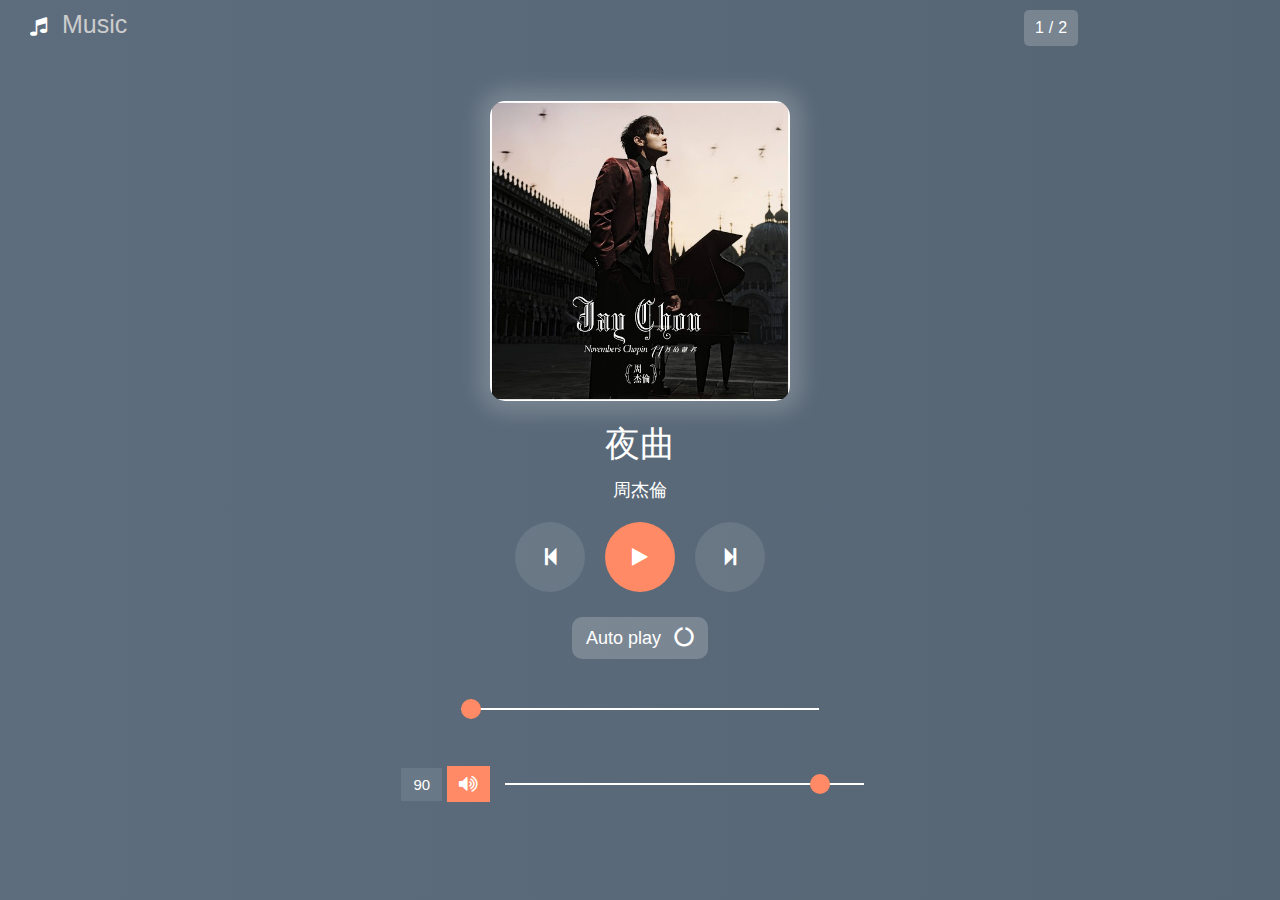
<file: music_player_class_demo/class_demo/index.html>
<!DOCTYPE html>
<html>
<head>
	<title>music player</title>
    <meta name="viewport" content="width=device-width, initial-scale=1.0">
	  <link rel="stylesheet" href="https://cdnjs.cloudflare.com/ajax/libs/font-awesome/4.7.0/css/font-awesome.min.css">
    <link rel="stylesheet" type="text/css" href="style.css">
</head>

<body>

  <div class="main">
  	<p id="logo"><i class="fa fa-music"></i>Music</p>
    
    <!--- left part --->
     <div class="container">

      <!--- song img --->
      <img id="track_image">
         
         <div class="show_song_no">
            <p id="present">1</p>
            <p>/</p>
            <p id="total">5</p>
         </div>
         <!--- song title & artist name --->
         <p id="title">title.mp3</p>
         <p id="artist">Artist name</p>
         
         <!--- middle part --->
         <div class="middle">
            <button id="pre"><i class="fa fa-step-backward" aria-hidden="true"></i></button>
            <button id="play" onclick="justPlay()"><i class="fa fa-play" aria-hidden="true"></i></button>
            <button id="next"><i class="fa fa-step-forward" aria-hidden="true"></i></button>
         </div>
         <button id="auto" onclick="autoplay_switch()">Auto play <i class="fa fa-circle-o-notch" aria-hidden="true"></i></button>

         <!--- song duration part --->
         <div class="duration">
            <input type="range" min="0" max="100" value="0" id="duration_slider">
         </div>
         <div class="volume">
            <p id="volume_show">90</p>
            <i class="fa fa-volume-up" aria-hidden="true" id="volume_icon"></i>
            <input type="range" min="0" max="100" value="90" id="volume">
         </div>
         </div>
     </div>
   
  <!--- Add javascript file --->
  <script src="script.js"></script>

</body>
</html>

<!-- search html audio  -->
</file>
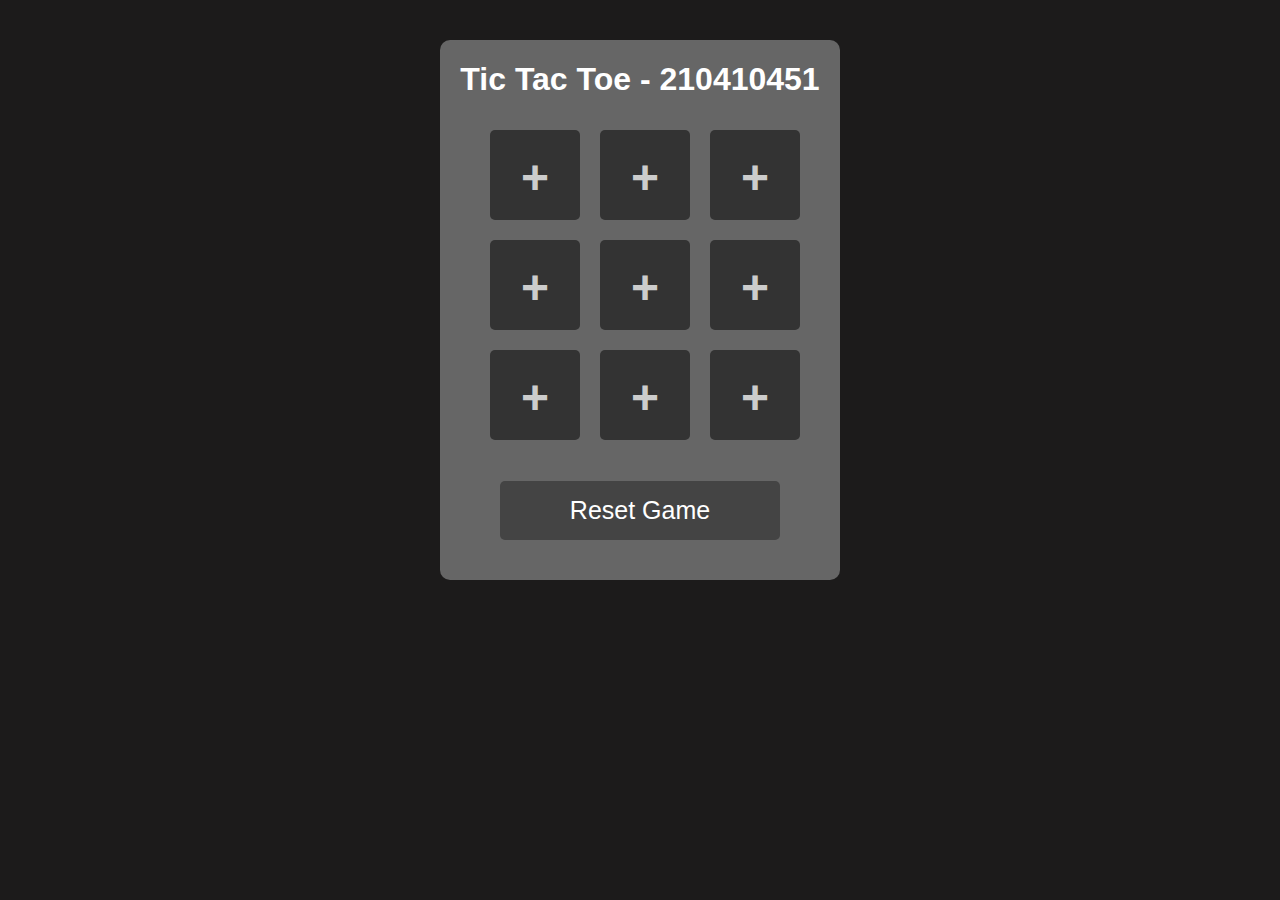
<file: tictactoe_51.html>
<!DOCTYPE html>
<html lang="en">

<head>
  <meta charset="UTF-8" />
  <meta name="viewport" content="width=device-width, initial-scale=1.0" />
  <meta http-equiv="X-UA-Compatible" content="ie=edge" />
  <title>TicTacToe</title>
  <link rel="stylesheet" href="./tictactoe_51.css" />
</head>

<body>
  <div id="container"> 
    <header>
      <h1>Tic Tac Toe - 210410451</h1>
    </header>
    <ul id="board">
      <li>+</li>
      <li>+</li>
      <li>+</li>
      <li>+</li>
      <li>+</li>
      <li>+</li>
      <li>+</li>
      <li>+</li>
      <li>+</li>
    </ul>
    <footer>
      <button id="reset">Reset Game</button>
    </footer>
  </div>
  <script src="./tictactoe_51.js"></script>
</body>

</html>
</file>
<file: music_player_class_demo/class_demo/style.css>
* {
  margin: 0;
  padding: 0;
  font-family: Arial, Helvetica, sans-serif;
}
body {
  height: 100vh;
  width: 100%;
  display: flex;
  align-items: center;
  justify-content: center;
}
.main {
  position: relative;
  height: 100%;
  width: 100%;
  display: flex;
  align-items: center;
  justify-content: center;
  background: linear-gradient(to right, #5d6d7e, #566573);
}
.main button {
  padding: 10px 12px;
  margin: 0 10px;
}
.main #logo {
  position: absolute;
  top: 10px;
  left: 30px;
  font-size: 25px;
  color: #ccc;
}
.main #logo i {
  margin-right: 15px;
}

/* left & right part */
  .container {
  position: relative;
  height: 100%;
  width: 70%;
  display: flex;
  align-items: center;
  justify-content: center;
  flex-direction: column;
}

/* song image */
  img {
  height: 300px;
  width: 300px;
  object-fit: cover;
  border-radius: 15px;
  box-shadow: 1px 0px 20px 12px rgba(240, 240, 240, 0.2);
}

/* both range slider part */
input[type='range'] {
  -webkit-appearance: none;
  width: 50%;
  outline: none;
  height: 2px;
  margin: 0 15px;
}
input[type='range']::-webkit-slider-thumb {
  -webkit-appearance: none;
  height: 20px;
  width: 20px;
  background: #ff8a65;
  border-radius: 50%;
  cursor: pointer;
}
   input[type='range'] {
  width: 40%;
}

/* volume part */
  .volume {
  /* position: absolute; */
  /* bottom: 10%; */
  /* left: 0; */
  margin-top: 50px;
  width: 100%;
  height: 30px;
  display: flex;
  align-items: center;
  justify-content: center;
  color: #fff;
}
  .volume p {
  font-size: 15px;
}
  .volume i {
  cursor: pointer;
  padding: 8px 12px;
  background: #ff8a65;
}
 .volume i:hover {
  background: rgba(245, 245, 245, 0.1);
}
.volume #volume_show {
  padding: 8px 12px;
  margin: 0 5px 0 0;
  background: rgba(245, 245, 245, 0.1);
}

/* right part */
   .middle {
  width: 100%;
  display: flex;
  align-items: center;
  justify-content: center;
}
   .middle button {
  border: none;
  height: 70px;
  width: 70px;
  border-radius: 50%;
  display: flex;
  align-items: center;
  justify-content: center;
  cursor: pointer;
  outline: none;
  transition: 0.5s;
  background: rgba(255, 255, 255, 0.1);
}
   #title {
  /* position: absolute; */
  /* top: 20%; */
  /* left: 50%; */
  /* transform: translateX(-50%); */
  margin: 20px 0 10px 0;
  text-transform: capitalize;
  color: #fff;
  font-size: 35px;
}
   #artist {
  /* position: absolute; */
  /* top: 30%; */
  /* left: 50%; */
  /* transform: translateX(-50%); */
  margin: 0 0 20px 0;
  text-transform: capitalize;
  color: #fff;
  font-size: 18px;
}
   .duration {
  /* position: absolute; */
  /* bottom: 20%;
  left: 50%; */
  /* transform: translateX(-50%); */
  display: flex;
  align-items: center;
  justify-content: center;
  width: 100%;
  height: 20px;
  margin-top: 40px;
}
   .duration p {
  color: #fff;
  font-size: 15px;
  margin-left: 20px;
}
   #auto {
  font-size: 18px;
  cursor: pointer;
  margin-top: 25px;
  border: none;
  padding: 10px 14px;
  color: #fff;
  background: rgba(255, 255, 255, 0.2);
  outline: none;
  border-radius: 10px;
}
   #auto i {
  margin-left: 8px;
}
#play {
  background: #ff8a65;
}
   button:hover {
  background: #ff8a65;
}
   i:before {
  color: #fff;
  font-size: 20px;
}

   .show_song_no {
  position: absolute;
  top: 10px;
  right: 10px;
  width: 30px;
  height: 20px;
  display: flex;
  align-items: center;
  justify-content: center;
  padding: 8px 12px;
  color: #fff;
  border-radius: 5px;
  background: rgba(255, 255, 255, 0.2);
}
   .show_song_no p:nth-child(2) {
  margin: 0 5px;
}
</file>
<file: tictactoe_51.css>
body {
  background: #1c1b1b;
  color: #666;
  font-family: 'Arial', sans-serif;
}

h1 {
  text-align: center;
  color: #fff;
}

#container {
  width: 400px;
  overflow: auto;
  margin: 40px auto;
  background: #666;
  padding-bottom: 40px;
  border-radius: 10px;
}

#board {
  display: flex;
  flex-wrap: wrap;
}

#board li {
  margin: 10px;
  padding-top: 20px;
  height: 70px;
  width: 90px;
  font-size: 48px;
  font-weight: 800;
  background: #333;
  color: #ccc;
  list-style: none;
  text-align: center;
  border-radius: 5px;
}

#board li:hover,
#reset:hover {
  cursor: pointer;
  background: #000;
}

#reset {
  border: 0;
  background: #444;
  color: #fff;
  width: 70%;
  padding: 15px;
  border-radius: 5px;
  font-size: 25px;
}

.o {
  color: green !important;
}

.x {
  color: red !important;
}

footer {
  display: block;
  text-align: center;
  padding-top: 15px;
}

.button--win {
  display: flex;
  justify-content: space-between;
  align-items: center;
  gap: 0.5rem;
  width: 70%;
  margin: 1rem;
  padding: 1rem;
}

#win_O,
#win_X {
  padding: 0.5rem 1rem;
  border-radius: 5px;
  font-size: 20px;
}

#win_O {
  background-color: rgb(144, 238, 144, 0.5);
}

#win_X {
  background-color: rgba(240, 118, 128, 0.726);
}
</file>
